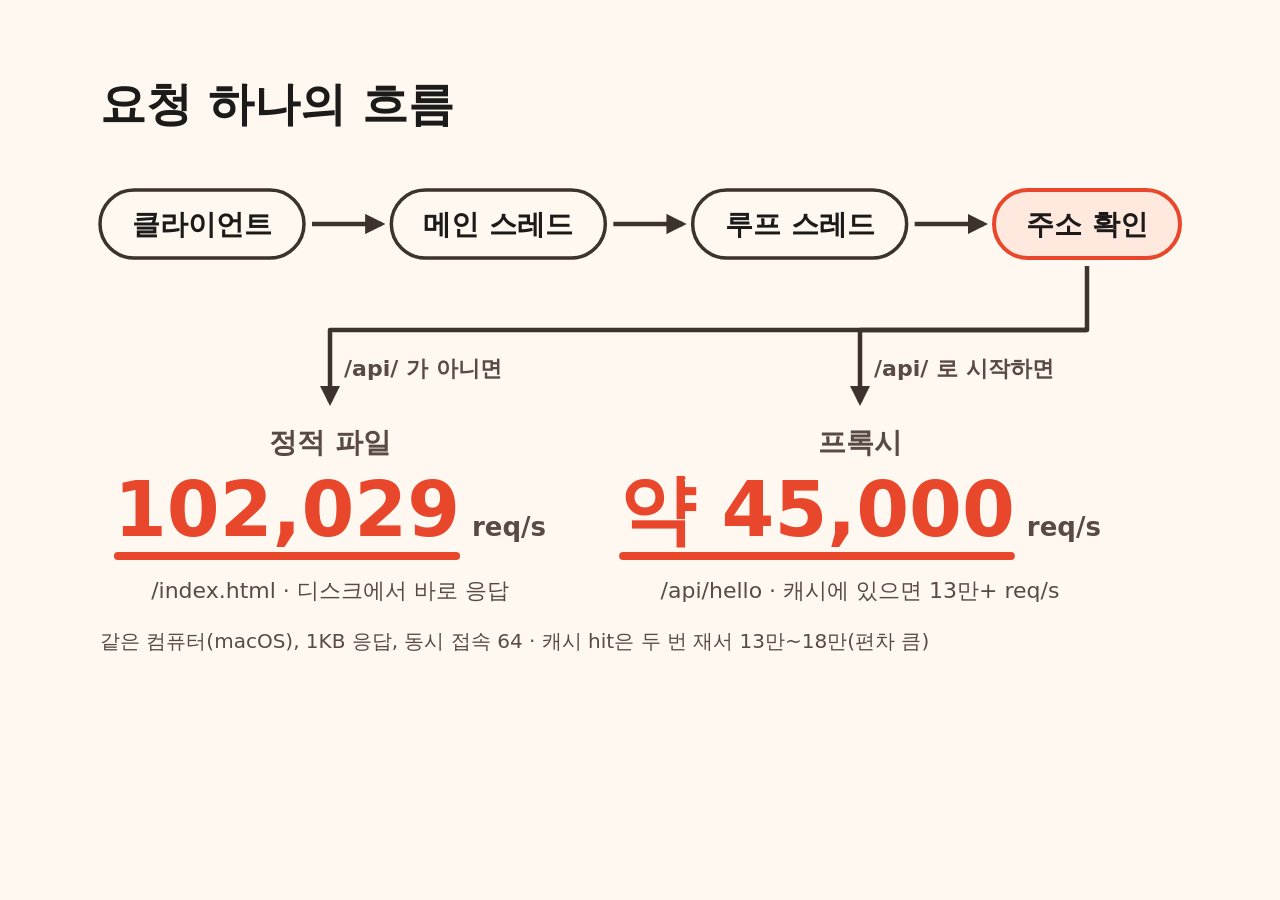
<file: 발표/figures/diagrams.html>
<!doctype html>
<html lang="ko">
<head>
<meta charset="utf-8">
<title>발표 그림</title>
<style>
  html, body { margin: 0; background: #FFF8F0; }
  body { font-family: "Pretendard", "Apple SD Gothic Neo", "Noto Sans KR", system-ui, sans-serif; }
  svg text { font-family: inherit; }
  pre#audit { display: none; }
</style>
</head>
<body>
<div id="fig"></div>
<script src="audit.js"></script>
<script>
/* 발표용 그림 (알약 노드 스타일 + 조금 강조)
   규칙: 1280×720 · 안전 여백 좌우 100/상하 60 · 글자 폭은 측정해서 맞춤 · 글자와 선 사이 8px 이상 · 선 끝은 100~1180에 맞춤
   강조는 주홍 하나: 핵심 노드(윤곽+옅은 면), 핵심 숫자(주홍+밑줄), 핵심 행(옅은 띠) */
const W = 1280, H = 720, X0 = 100, X1 = 1180;
const V = '#E8472B', INK = '#1D1B1A', SUB = '#594B44', LINE = '#B5A599', EDGE = '#3D332E', BG = '#FFF8F0', TINT = '#FFE9DF', GRAY = '#9F8E81', BLU = '#2B6CB0', BLUD = '#1E4E85';
const FONT = '"Pretendard","Apple SD Gothic Neo","Noto Sans KR",system-ui,sans-serif';
const ctx = document.createElement('canvas').getContext('2d');
const mw = (t, s, w = 500) => { ctx.font = `${w} ${s}px ${FONT}`; return ctx.measureText(t).width; };
const fit = (t, s, w, max, min = 18) => { while (s > min && mw(t, s, w) > max) s -= 1; return s; };
const esc = (s) => String(s).replace(/&/g, '&amp;').replace(/</g, '&lt;');
const num = (n) => n.toLocaleString('en-US');

const open = () => `<svg xmlns="http://www.w3.org/2000/svg" width="${W}" height="${H}" viewBox="0 0 ${W} ${H}"><defs>
  <marker id="ah" viewBox="0 0 10 10" refX="8" refY="5" markerWidth="4.5" markerHeight="4.5" orient="auto-start-reverse"><path d="M0 0L10 5L0 10z" fill="${EDGE}"/></marker>
  <marker id="av" viewBox="0 0 10 10" refX="8" refY="5" markerWidth="4.5" markerHeight="4.5" orient="auto-start-reverse"><path d="M0 0L10 5L0 10z" fill="${V}"/></marker></defs><rect width="${W}" height="${H}" fill="${BG}"/>`;
const T = (x, y, t, s, w, fill, a = 'start') => `<text x="${x}" y="${y}" text-anchor="${a}" font-size="${s}" font-weight="${w}" fill="${fill}">${esc(t)}</text>`;
const title = (t) => T(X0, 120, t, 46, 800, INK);
const foot = (t) => T(X0, 648, t, fit(t, 20, 500, X1 - X0), 500, SUB);
const hl = (x1, y1, x2, y2, c = LINE, w = 2) => `<line x1="${x1}" y1="${y1}" x2="${x2}" y2="${y2}" stroke="${c}" stroke-width="${w}"/>`;
const arrow = (pts, c = EDGE, dash = false) => `<path d="M${pts.map((p) => p.join(' ')).join(' L')}" fill="none" stroke="${c}" stroke-width="4.5" stroke-linejoin="round" ${dash ? 'stroke-dasharray="9 7"' : ''} marker-end="url(#${c === V ? 'av' : 'ah'})"/>`;
/* 알약: 윤곽선 + 글자. hi=강조(주홍 윤곽+옅은 면), dash=점선 */
const pill = (x, y, h, t, s, wt, o = {}) => { const pad = o.pad ?? 30, w = o.w ?? Math.round(mw(t, s, wt) + pad * 2), sz = o.w ? fit(t, s, wt, w - pad * 2) : s;
  const stroke = o.hi ? V : EDGE, fill = o.hi ? TINT : 'none';
  return { x, y, w, h, cx: x + w / 2, cy: y + h / 2, r: x + w, svg: `<rect x="${x}" y="${y}" width="${w}" height="${h}" rx="${h / 2}" fill="${fill}" stroke="${stroke}" stroke-width="${o.hi ? 4 : 3.5}" ${o.dash ? 'stroke-dasharray="8 6"' : ''}/>` + T(x + w / 2, y + h / 2 + sz * 0.34, t, sz, wt, o.tc ?? INK, 'middle') }; };
/* 큰 숫자 + 단위 + 밑줄, 가운데 정렬 */
const big = (cx, y0, label, n, unit, cap, o = {}) => { const ns = o.size ?? 76, nw = mw(n, ns, 800), uw = mw(unit, 26, 600), sx = cx - (nw + 12 + uw) / 2, cs = fit(cap, 22, 500, o.capMax ?? 440);
  return T(cx, y0, label, 28, 700, SUB, 'middle') + T(sx, y0 + 84, n, ns, 800, V) + T(sx + nw + 12, y0 + 84, unit, 26, 600, SUB) + `<rect x="${sx}" y="${y0 + 100}" width="${nw}" height="8" rx="4" fill="${V}"/>` + T(cx, y0 + 146, cap, cs, 500, SUB, 'middle'); };
const FIGS = {};

/* 1. 요청 하나의 흐름 */
FIGS.flow = () => { let o = open() + title('요청 하나의 흐름');
  const labels = ['클라이언트', '메인 스레드', '루프 스레드', '주소 확인'], s = 28, h = 68, pad = 32, ws = labels.map((t) => Math.round(mw(t, s, 700) + pad * 2)), gap = (X1 - X0 - ws.reduce((a, b) => a + b, 0)) / 3;
  let x = X0; const ps = [];
  labels.forEach((t, i) => { const p = pill(x, 190, h, t, s, 700, { w: ws[i], hi: i === 3 }); ps.push(p); o += p.svg; if (i < 3) o += arrow([[x + ws[i] + 8, 224], [x + ws[i] + gap - 10, 224]]); x += ws[i] + gap; });
  const bx = ps[3].cx, cL = 330, cR = 860;
  o += arrow([[bx, 266], [bx, 330], [cL, 330], [cL, 402]]) + arrow([[bx, 330], [cR, 330], [cR, 402]]);
  o += T(cL + 14, 376, '/api/ 가 아니면', 22, 600, SUB) + T(cR + 14, 376, '/api/ 로 시작하면', 22, 600, SUB);
  o += big(cL, 452, '정적 파일', '102,029', 'req/s', '/index.html · 디스크에서 바로 응답') + big(cR, 452, '프록시', '약 45,000', 'req/s', '/api/hello · 캐시에 있으면 13만+ req/s');
  return o + foot('같은 컴퓨터(macOS), 1KB 응답, 동시 접속 64 · 캐시 hit은 두 번 재서 13만~18만(편차 큼)') + '</svg>'; };

/* 3. 말 없는 연결 */
FIGS.silent = () => { let o = open() + title('말 없는 연결이 많아도 느려지지 않는다');
  const lg = (x, c, t) => `<circle cx="${x + 7}" cy="163" r="7" fill="${c}"/>` + T(x + 22, 171, t, 22, 500, SUB), t1 = '이전 구현 (스레드 풀 8개)';
  o += lg(X0, BLU, t1) + lg(X0 + 22 + mw(t1, 22, 500) + 50, V, '이 서버 (루프 스레드)');
  const x0 = 420, full = 600, max = 40000;
  [{ g: '침묵 연결 0개', old: [0.37, '0.37 ms'], me: [0.29, '0.29 ms'] }, { g: '침묵 연결 8개', s: '이 서버는 4개로 측정', old: [9700, '9,700 ms'], me: [0.28, '0.28 ms'] }, { g: '침묵 연결 72개', s: '이 서버는 1,000개로 측정', old: [max, '40초 안에 응답 없음'], me: [0.25, '0.25 ms'] }].forEach((r, i) => {
    const y0 = 226 + i * 116; o += T(X0, y0 + 28, r.g, 28, 700, INK) + (r.s ? T(X0, y0 + 60, r.s, 22, 500, SUB) : '');
    [['old', BLU, 0, BLUD], ['me', V, 50, V]].forEach(([k, c, dy, tc]) => { const [v, lab] = r[k], w = Math.max(8, Math.min(1, v / max) * full), y = y0 + dy;
      o += `<rect x="${x0}" y="${y}" width="${w}" height="38" rx="${Math.min(19, w / 2)}" fill="${c}"/>` + (w > mw(lab, 24, 800) + 60 ? T(x0 + w - 20, y + 27, lab, 24, 800, '#fff', 'end') : T(x0 + w + 14, y + 28, lab, 26, 800, tc)); }); });
  const msg = '연결 상한(4,096개)이 차도 정상 요청은 약 0.3 ms · 초과분은 서버가 먼저 끊음', ms = fit(msg, 26, 700, X1 - X0 - 80), mwid = Math.round(mw(msg, ms, 700) + 80);
  o += pill(640 - mwid / 2, 590, 54, msg, ms, 700, { w: mwid, hi: true, pad: 40 }).svg;
  return o + '</svg>'; };

/* 4. 처리량 */
FIGS.thru = () => { let o = open() + title('연결이 늘어도 처리량이 유지된다');
  const lg = (x, c, t) => `<circle cx="${x + 7}" cy="163" r="7" fill="${c}"/>` + T(x + 22, 171, t, 22, 500, SUB), t1 = '이전 구현 (스레드 풀)';
  o += lg(X0, BLU, t1) + lg(X0 + 22 + mw(t1, 22, 500) + 50, V, '이 서버 (루프 스레드)');
  const data = [[1, 23524, 16684], [4, 74096, 56299], [16, 98415, 33583], [64, 102029, 27078], [200, 100340, 32539], [500, 100607, 32062]], x0 = 270, sc = 700 / 110000;
  data.forEach(([c, me, old], i) => { const top = 198 + i * 64;
    if (c === 64) o += `<rect x="${X0}" y="${top}" width="${X1 - X0}" height="62" rx="16" fill="${TINT}"/>` + T(X1 - 20, top + 40, '3.8배', 28, 800, V, 'end');
    o += T(X0 + 16, top + 38, `동시 접속 ${c}`, 23, 700, INK);
    o += `<rect x="${x0}" y="${top + 5}" width="${old * sc}" height="25" rx="12.5" fill="${BLU}"/>` + T(x0 + old * sc + 10, top + 26, num(old), 22, 700, BLUD) +
      `<rect x="${x0}" y="${top + 33}" width="${me * sc}" height="25" rx="12.5" fill="${V}"/>` + T(x0 + me * sc + 10, top + 54, num(me), 22, 800, V); });
  return o + foot('ab로 1KB 파일 요청 · 이전 구현은 동시 200부터 연결이 끊겨 큐를 1024로 늘려 잰 값') + '</svg>'; };

/* 5. 백엔드 장애 */
FIGS.fail = () => { let o = open() + title('백엔드가 죽어도 응답이 이어진다');
  const cl = pill(X0, 236, 68, '클라이언트', 28, 700), px = pill(cl.r + 80, 228, 84, '프록시', 30, 800, { hi: true, pad: 40 });
  o += cl.svg + arrow([[cl.r + 8, 270], [px.x - 8, 270]]) + px.svg;
  const b1 = pill(880, 158, 64, '백엔드 9001 · 꺼짐', 26, 700, { w: 300, dash: true, tc: SUB }), b2 = pill(880, 318, 64, '백엔드 9002', 26, 700, { w: 300, hi: true });
  o += b1.svg + b2.svg + arrow([[px.r + 8, 270], [660, 270], [660, 190], [872, 190]], EDGE, true) + arrow([[px.r + 8, 270], [660, 270], [660, 350], [872, 350]], V);
  o += T(676, 178, '① 연결 거절', 22, 600, SUB) + T(676, 338, '② 다시 보냄', 22, 600, V);
  o += hl(X0, 440, X1, 440) + hl(640, 462, 640, 600, LINE, 1.5);
  o += T(X0, 496, '사용자는 장애를 모릅니다', 30, 800, INK) + T(X0, 542, '200 OK 를 그대로 받음', 28, 800, V);
  o += T(680, 496, '다시 보내는 규칙', 30, 800, INK) + T(680, 542, '안 보냈으면 다른 곳으로', 24, 500, SUB) + T(680, 578, 'POST는 한 번만, GET·HEAD는 한 번 더', fit('POST는 한 번만, GET·HEAD는 한 번 더', 24, 500, 500), 500, SUB);
  return o + foot('헬스 체크: 연속 3번 실패하면 제외, 2번 성공하면 복귀') + '</svg>'; };

/* 8. 테스트와 결과 */
FIGS.tests = () => { let o = open() + title('엣지 케이스와 장애 시험');
  const head = (x, y, t) => T(x, y, t, 30, 800, INK) + `<rect x="${x}" y="${y + 12}" width="40" height="4" rx="2" fill="${V}"/>`;
  const code = (xr, base, t) => { const w = Math.round(mw(t, 21, 800) + 28); return `<rect x="${xr - w}" y="${base - 27}" width="${w}" height="36" rx="18" fill="none" stroke="${EDGE}" stroke-width="2.5"/>` + T(xr - w / 2, base - 2, t, 21, 800, V, 'middle'); };
  o += hl(650, 180, 650, 624, LINE, 1.5) + head(X0, 196, '잘못된 요청');
  [['끝나지 않은 헤더 (제한 2초)', '408'], ['잘못된 메서드 · 버전', '501 · 505'], ['주소 · 헤더 20,000바이트', '414 · 431'], ['헤더 충돌 · 중복', '400'], ['경로 탈출 · 숨김 · 링크', '400 · 403'], ['본문 상한 초과 (2,000B > 1k)', '413']].forEach(([a, c], i, arr) => {
    const b = 256 + i * 48; o += T(X0, b, a, fit(a, 24, 500, 340), 500, INK) + code(620, b, c) + (i < arr.length - 1 ? hl(X0, b + 18, 620, b + 18, LINE, 1.5) : ''); });
  o += T(X0, 548, '408은 2.0초 뒤, 나머지는 모두 1 ms 미만에 응답', 22, 500, SUB);
  o += head(680, 196, '백엔드 장애');
  [['응답 없는 백엔드', '504', '1.005초'], ['연결 거절 백엔드뿐', '502', '1 ms'], ['죽은 곳 + 산 곳 20개', '200', '20/20']].forEach(([a, c, t], i, arr) => { const b = 256 + i * 48; o += T(680, b, a, 24, 500, INK) + code(1090, b, c) + T(X1, b, t, 21, 600, SUB, 'end') + (i < arr.length - 1 ? hl(680, b + 18, X1, b + 18, LINE, 1.5) : ''); });
  o += head(680, 412, '연결 끊김과 복구');
  [['끊은 연결 500개', 'fd 536 → 36 회수'], ['워커 kill -9', '109 ms 복구'], ['워커 kill -STOP', '11.0초 복구'], ['설정 다시 읽기', '새 연결 실패 0']].forEach(([a, t], i, arr) => { const b = 472 + i * 48; o += T(680, b, a, 24, 500, INK) + T(X1, b, t, 24, 800, V, 'end') + (i < arr.length - 1 ? hl(680, b + 18, X1, b + 18, LINE, 1.5) : ''); });
  return o + foot('keep-alive로 이미 맺어 둔 연결은 워커가 바뀔 때 끊겨서 클라이언트가 다시 연결해야 합니다') + '</svg>'; };

/* 9. 비교 테스트 */
FIGS.compare = () => { let o = open() + title('다른 구현과 같은 조건으로 비교');
  const rows = [{ n: '이 서버', rps: 85736, slow: [true, '0.59 ms'], c: 10, me: true }, { n: '이전 구현', s: '스레드 풀', rps: 32879, slow: [false, '응답 없음'], c: 10 }, { n: '팀 구현 A', s: '스레드 풀', rps: 33291, slow: [false, '응답 없음'], c: 3 }, { n: '팀 구현 B', s: '단일 스레드 이벤트 루프', rps: 25531, slow: [true, '0.62 ms'], c: 0 }];
  [['구현', X0 + 16], ['처리량 · 동시 100', 380], ['느린 연결 300개일 때', 700], ['동시 1000 완주', 980]].forEach(([t, x]) => { o += T(x, 206, t, 22, 700, SUB); });
  o += hl(X0, 224, X1, 224, INK, 2);
  rows.forEach((r, i) => { const top = 232 + i * 86, mid = top + 43;
    if (r.me) o += `<rect x="${X0}" y="${top}" width="${X1 - X0}" height="82" rx="16" fill="${TINT}"/>`;
    o += T(X0 + 16, mid + (r.s ? -2 : 10), r.n, 30, 800, INK) + (r.s ? T(X0 + 16, mid + 26, r.s, 21, 500, SUB) : '');
    const w = r.rps / 90000 * 180; o += `<rect x="380" y="${mid - 12}" width="${w}" height="24" rx="12" fill="${r.me ? V : BLU}"/>` + T(380 + w + 12, mid + 8, num(r.rps), 26, 800, r.me ? V : BLUD);
    const sp = pill(700, mid - 22, 44, r.slow[1], 24, 800, { w: 200, hi: r.slow[0], dash: !r.slow[0], tc: r.slow[0] ? V : SUB }), cp = pill(980, mid - 22, 44, `${r.c} / 10`, 24, 800, { w: 150, hi: r.c === 10, dash: r.c < 10, tc: r.c === 10 ? V : SUB });
    o += sp.svg + cp.svg + (i < 3 ? hl(X0, top + 84, X1, top + 84, LINE, 1.5) : ''); });
  o += T(X0, 608, '처리량: 10,000건을 3번 재서 중앙값 · 느린 연결: 요청을 절반만 보낸 연결 300개를 연 채 정상 요청 1개', fit('처리량: 10,000건을 3번 재서 중앙값 · 느린 연결: 요청을 절반만 보낸 연결 300개를 연 채 정상 요청 1개', 20, 500, X1 - X0), 500, SUB);
  return o + foot('동시 1000 완주: ab가 연결 끊김 없이 끝까지 간 횟수 (끊기는 원인은 확인하지 못함)') + '</svg>'; };

/* 구조·흐름 그림용 블록 스타일 (07 전체 구조와 같은 굵은 선) */
const openBk = () => open().replace(new RegExp(EDGE, 'g'), INK).replace(`fill="${BG}"/>`, 'fill="#FFFDF9"/>');
const BK = {
  box: (x, y, w, h, t, sz, o = {}) => { const s = fit(t, sz, 700, w - 28);
    return { x, y, w, h, r: x + w, b: y + h, cx: x + w / 2, cy: y + h / 2, svg: `<rect x="${x}" y="${y}" width="${w}" height="${h}" rx="10" fill="${o.hi ? V : (o.tint ? TINT : '#FFFFFF')}" stroke="${INK}" stroke-width="2.5"/>` + T(x + w / 2, y + h / 2 + s * 0.34, t, s, 700, o.hi ? '#fff' : (o.tc ?? INK), 'middle') }; },
  ar: (pts) => arrow(pts, INK),
  badge: (cx, cy, n) => `<circle cx="${cx}" cy="${cy}" r="17" fill="${V}"/>` + T(cx, cy + 8, n, 22, 800, '#fff', 'middle'),
};

/* 2. 워커 안: 일을 나누는 곳이 둘 */
FIGS.pin = () => { let o = openBk() + title('워커 안: 일을 나누는 곳이 둘');
  const cl = BK.box(X0, 226, 150, 64, '클라이언트', 24), mp = BK.box(316, 226, 190, 64, '메인 스레드', 26), lp = BK.box(590, 226, 282, 64, '루프 스레드', 26, { hi: true }), be = BK.box(1000, 226, 180, 64, '백엔드', 26);
  o += `<rect x="296" y="178" width="596" height="136" rx="22" fill="#FFF1E9" stroke="${INK}" stroke-width="3"/>` + T(316, 206, '워커 프로세스 1개', 20, 700, V);
  o += cl.svg + mp.svg + lp.svg + be.svg + BK.ar([[cl.r + 6, 258], [mp.x - 4, 258]]) + BK.ar([[mp.r + 6, 258], [lp.x - 4, 258]]) + BK.ar([[lp.r + 6, 258], [be.x - 4, 258]]);
  o += BK.badge(548, 228, 1) + BK.badge(946, 228, 2);
  [[1, '연결 나누기', '로드밸런서 ① · 메인 스레드', ['연결이 가장 적은', '루프 스레드에', '한 번 넘깁니다']], [2, '요청 나누기', '로드밸런서 ② · 루프 스레드', ['처리 중인 요청이', '가장 적은 백엔드에', '보냅니다']], [3, '끝까지 전담', '같은 스레드', ['읽기 · 처리 · 쓰기를', '한 스레드가 맡아서', '락이 필요 없습니다']]].forEach(([n, head, sub, lines], i) => {
    const x = X0 + i * 370, y = 370;
    o += `<rect x="${x}" y="${y}" width="340" height="220" rx="10" fill="#FFFFFF" stroke="${INK}" stroke-width="2.5"/>` + BK.badge(x + 36, y + 42, n) + T(x + 66, y + 50, head, 28, 800, INK) + T(x + 24, y + 88, sub, fit(sub, 21, 500, 292), 500, SUB);
    lines.forEach((t, k) => { o += T(x + 24, y + 134 + k * 34, t, 24, 500, INK); }); });
  return o + foot('로드밸런서와 프록시는 따로 띄운 프로그램이 아니라, 워커 안의 스레드가 나눠 맡습니다') + '</svg>'; };

/* 10. 최소 연결 비교 */
FIGS.lb = () => { let o = open() + title('백엔드 하나가 느릴 때: 최소 연결');
  const t1 = '번갈아 보내기 (round_robin)', lgd = (x, c, t) => `<circle cx="${x + 9}" cy="202" r="9" fill="${c}"/>` + T(x + 28, 210, t, 22, 500, SUB);
  o += lgd(X0, BLU, t1) + lgd(X0 + 28 + mw(t1, 22, 500) + 50, V, '가장 한가한 곳 (least_conn)');
  const rows = [{ n: '처리량', s: '1초에 처리한 건수', a: 155, al: '155', b: 16100, bl: '약 16,000', tag: '약 100배' }, { n: '평균 응답 시간', s: '짧을수록 좋음', a: 103, al: '103 ms', b: 1, bl: '1 ms' }, { n: '느린 백엔드 몫', s: '전체 요청 중 비율', a: 50, al: '50%', b: 0.2, bl: '0.2%' }], x0 = 420, full = 400;
  rows.forEach((r, i) => { const y0 = 238 + i * 130, mx = Math.max(r.a, r.b), wa = Math.max(8, r.a / mx * full), wb = Math.max(8, r.b / mx * full);
    if (i === 0) o += `<rect x="${X0}" y="${y0 - 8}" width="${X1 - X0}" height="104" rx="16" fill="${TINT}"/>` + T(X1 - 20, y0 + 52, r.tag, 30, 800, V, 'end');
    o += T(X0 + 16, y0 + 32, r.n, 28, 700, INK) + T(X0 + 16, y0 + 64, r.s, 21, 500, SUB);
    o += `<rect x="${x0}" y="${y0}" width="${wa}" height="28" rx="14" fill="${BLU}"/>` + T(x0 + wa + 14, y0 + 23, r.al, 26, 700, BLUD) + `<rect x="${x0}" y="${y0 + 44}" width="${wb}" height="28" rx="14" fill="${V}"/>` + T(x0 + wb + 14, y0 + 67, r.bl, 26, 800, V); });
  return o + foot('백엔드 2대 중 1대가 요청마다 0.2초 느림 · 동시 접속 16개 · 10초씩 3번 번갈아 재서 3번 모두 같은 방향 · 같은 컴퓨터(macOS)') + '</svg>'; };

/* 11. 워커가 죽거나 멈췄을 때 */
FIGS.rec = () => { let o = open() + title('워커가 죽거나 멈췄을 때');
  [['상황', X0 + 16], ['응답이 멈춘 시간', 400], ['실패한 요청', 800]].forEach(([t, x]) => { o += T(x, 206, t, 22, 700, SUB); });
  o += hl(X0, 224, X1, 224, INK, 2);
  const rows = [{ n: '워커를 죽임', s: 'kill -9', bar: [0.11, '0.11초'], r1: '4~6건', r2: '11만 건 중 · 죽는 순간 처리 중', me: true }, { n: '워커를 얼림', s: 'kill -STOP', bar: [11, '11초'], r1: '새 요청 실패 0', r2: '11초 늦게 처리됨', me: true }, { n: '감독 없이 죽임', s: '-s 없음 (대조군)', bar: null, r1: '연결 거절', r2: '4초 동안 9만 6천 건' }];
  rows.forEach((r, i) => { const top = 236 + i * 118, mid = top + 55;
    o += T(X0 + 16, mid - 2, r.n, 30, 800, INK) + T(X0 + 16, mid + 28, r.s, 21, 500, SUB);
    if (r.bar) { const w = Math.max(8, r.bar[0] / 11 * 270); o += `<rect x="400" y="${mid - 14}" width="${w}" height="28" rx="14" fill="${V}"/>` + T(400 + w + 14, mid + 9, r.bar[1], 28, 800, V); }
    else o += pill(400, mid - 24, 48, '돌아오지 않음', 24, 800, { w: 270, dash: true, tc: SUB }).svg;
    o += T(800, mid - 2, r.r1, 30, 800, r.me ? V : INK) + T(800, mid + 28, r.r2, fit(r.r2, 21, 500, 380), 500, SUB) + (i < 2 ? hl(X0, top + 112, X1, top + 112, LINE, 1.5) : ''); });
  o += T(X0, 610, '얼릴 때 처리 중이던 4건은 25초가 지나도 응답이 없었습니다', 22, 500, SUB);
  return o + foot('같은 컴퓨터(macOS) · 스레드 16개가 요청을 계속 보내는 중에 워커에 신호 · 죽임 3회, 얼림 1회') + '</svg>'; };

/* 6. 감독 프로세스 */
FIGS.sup = () => { let o = openBk() + title('감독 프로세스가 워커를 지킨다');
  const top = BK.box(510, 170, 260, 52, '감독 프로세스', 26, { tint: true });
  o += top.svg + hl(640, 222, 640, 244, INK, 2.5) + hl(270, 244, 1010, 244, INK, 2.5);
  [['워커가 죽으면', ['죽음 (원인 기록)', '0.1초 뒤 새 워커 띄움', '거듭 죽으면 간격 2배']], ['워커가 멈추면', ['생존 신호 10번 연속 없음', '새 워커로 교체', '옛 워커는 시한 뒤 강제 종료']], ['설정을 바꾸면', ['kill -HUP 받음', '새 워커 준비 → 옛 워커 퇴장', '새 설정이 틀리면 옛 워커 유지']]].forEach(([lab, st], i) => {
    const x = X0 + i * 370, cx = x + 170; o += hl(cx, 244, cx, 262, INK, 2.5);
    const hd = BK.box(x, 262, 340, 54, lab, 26, { tint: true }); o += hd.svg + BK.ar([[cx, hd.b + 2], [cx, 338]]);
    st.forEach((t, k) => { const y = 342 + k * 96, b = BK.box(x, y, 340, 68, t, 24, { hi: k === 1, tc: k === 2 ? SUB : INK }); o += b.svg + (k < 2 ? BK.ar([[cx, b.b + 2], [cx, y + 92]]) : ''); }); });
  return o + foot('위에서 아래로 감지 → 조치 → 뒤처리 · 감독이 연결 받는 소켓을 쥐고 있어서 교체 중에도 새 연결을 받습니다') + '</svg>'; };

/* 7. 전체 구조도: 세 구역(손님 / 서버 / 백엔드). 이 그림만 굵은 선 블록 스타일(검정 굵은 선, 각진 상자) */
FIGS.arch = () => { const IK = INK, BGA = '#FFFDF9';
  const sv = open().replace(`fill="${BG}"/>`, `fill="${BGA}"/>`).replace(new RegExp(EDGE, 'g'), IK);
  const box = (x, y, w, h, t, sz, o = {}) => { const s = fit(t, sz, 700, w - 28);
    return { x, y, w, h, r: x + w, cx: x + w / 2, svg: `<rect x="${x}" y="${y}" width="${w}" height="${h}" rx="10" fill="${o.hi ? V : '#FFFFFF'}" stroke="${IK}" stroke-width="2.5"/>` + T(x + w / 2, y + h / 2 + s * 0.34, t, s, 700, o.hi ? '#fff' : (o.tc ?? INK), 'middle') }; };
  const ar = (pts, dash) => arrow(pts, IK, dash);
  const auto = (t, sz) => Math.round(mw(t, sz, 700) + 56);
  let o = sv + title('전체 구조') + hl(312, 160, 312, 640, IK, 1.5) + hl(924, 160, 924, 640, IK, 1.5) + T(206, 190, '사용자', 22, 700, SUB, 'middle') + T(618, 190, '서버', 22, 700, SUB, 'middle') + T(1052, 190, '백엔드', 22, 700, SUB, 'middle');
  const cl = box(X0, 352, 180, 60, '클라이언트', 24);
  o += cl.svg + box(510, 214, 216, 50, '감독 프로세스', 24).svg + ar([[618, 268], [618, 296]]) + T(634, 290, '띄우고 지킴', 20, 500, SUB);
  o += `<rect x="350" y="304" width="540" height="316" rx="22" fill="#FFF1E9" stroke="${IK}" stroke-width="3"/>` + T(372, 338, '워커 프로세스 1개', 22, 700, V);
  const mp = box(372, 356, auto('메인 스레드', 24), 52, '메인 스레드', 24);
  o += mp.svg + T(mp.r + 16, 389, '연결 분배 · 헬스 체크', 22, 500, SUB) + box(372, 428, 496, 56, '루프 스레드 1 … N (코어 수)', 26, { hi: true }).svg;
  let cx = 372; ['정적 파일', '프록시', '캐시'].forEach((t) => { const w = Math.round(mw(t, 24, 700) + 40); o += box(cx, 504, w, 52, t, 24, { tc: SUB }).svg; cx += w + 14; });
  o += T(372, 594, '요청 처리 · 백엔드 고르기 · 연결 전담', 22, 500, SUB);
  return o + ar([[cl.r + 8, 382], [364, 382]]) + box(960, 330, 220, 56, '백엔드 1', 26).svg + box(960, 430, 220, 56, '백엔드 N', 26).svg + ar([[898, 460], [940, 460], [940, 358], [952, 358]]) + ar([[940, 460], [940, 458], [952, 458]]) + '</svg>'; };

/* 0. 배너 */
FIGS.banner = () => {
  const V1 = '#E8472B', V2 = '#FF6A3D', VD = '#B3301A', V3 = '#C93C22', CREAM = '#FFF4EA';
  const iso = (cx, cy, k) => [2, 1, 0].map((i) => { const y = cy + (i - 1) * 62 * k, w = 110 * k, h = 55 * k, t = 36 * k;
    return `<polygon points="${cx - w},${y} ${cx},${y + h} ${cx},${y + h + t} ${cx - w},${y + t}" fill="${VD}"/><polygon points="${cx + w},${y} ${cx},${y + h} ${cx},${y + h + t} ${cx + w},${y + t}" fill="${V3}"/><polygon points="${cx},${y - h} ${cx + w},${y} ${cx},${y + h} ${cx - w},${y}" fill="${V2}"/><circle cx="${cx - w * 0.45}" cy="${y + h * 0.78 + t * 0.35}" r="${6 * k}" fill="${V2}"/>`; }).join('');
  const BF = '-apple-system, BlinkMacSystemFont, \'SF Pro Display\', \'Apple SD Gothic Neo\', \'Helvetica Neue\', sans-serif';
  return `<svg xmlns="http://www.w3.org/2000/svg" width="1200" height="500" viewBox="0 0 1200 500" font-family="${BF}">
    <rect width="1200" height="500" fill="${CREAM}"/>${iso(240, 250, 1.1)}
    <text x="470" y="238" font-size="112" font-weight="500" letter-spacing="-3" fill="#1D1B1A">Web <tspan fill="${V1}">Server</tspan></text>
    <text x="474" y="362" font-size="38" font-weight="800" fill="${V1}">Krafton Jungle WEEK13</text>
    <text x="474" y="414" font-size="24" font-weight="500" fill="#1D1B1A">Team 10 &#160;<tspan text-decoration="underline">@picky232</tspan> · <tspan text-decoration="underline">@rlatmdgus388</tspan> · <tspan text-decoration="underline">@a01030704572-bit</tspan></text>
  </svg>`;
};

const id = new URLSearchParams(location.search).get('fig') || 'flow';
document.getElementById('fig').innerHTML = FIGS[id]();
addEventListener('load', () => { const v = document.querySelector('svg'); document.documentElement.dataset.h = v.getAttribute('height');
  if (location.search.includes('audit') && id !== 'banner') { const r = auditSvg(v, id), pre = document.createElement('pre'); pre.id = 'audit'; pre.textContent = JSON.stringify(r); document.body.appendChild(pre); } });
</script>
</body>
</html>
</file>
